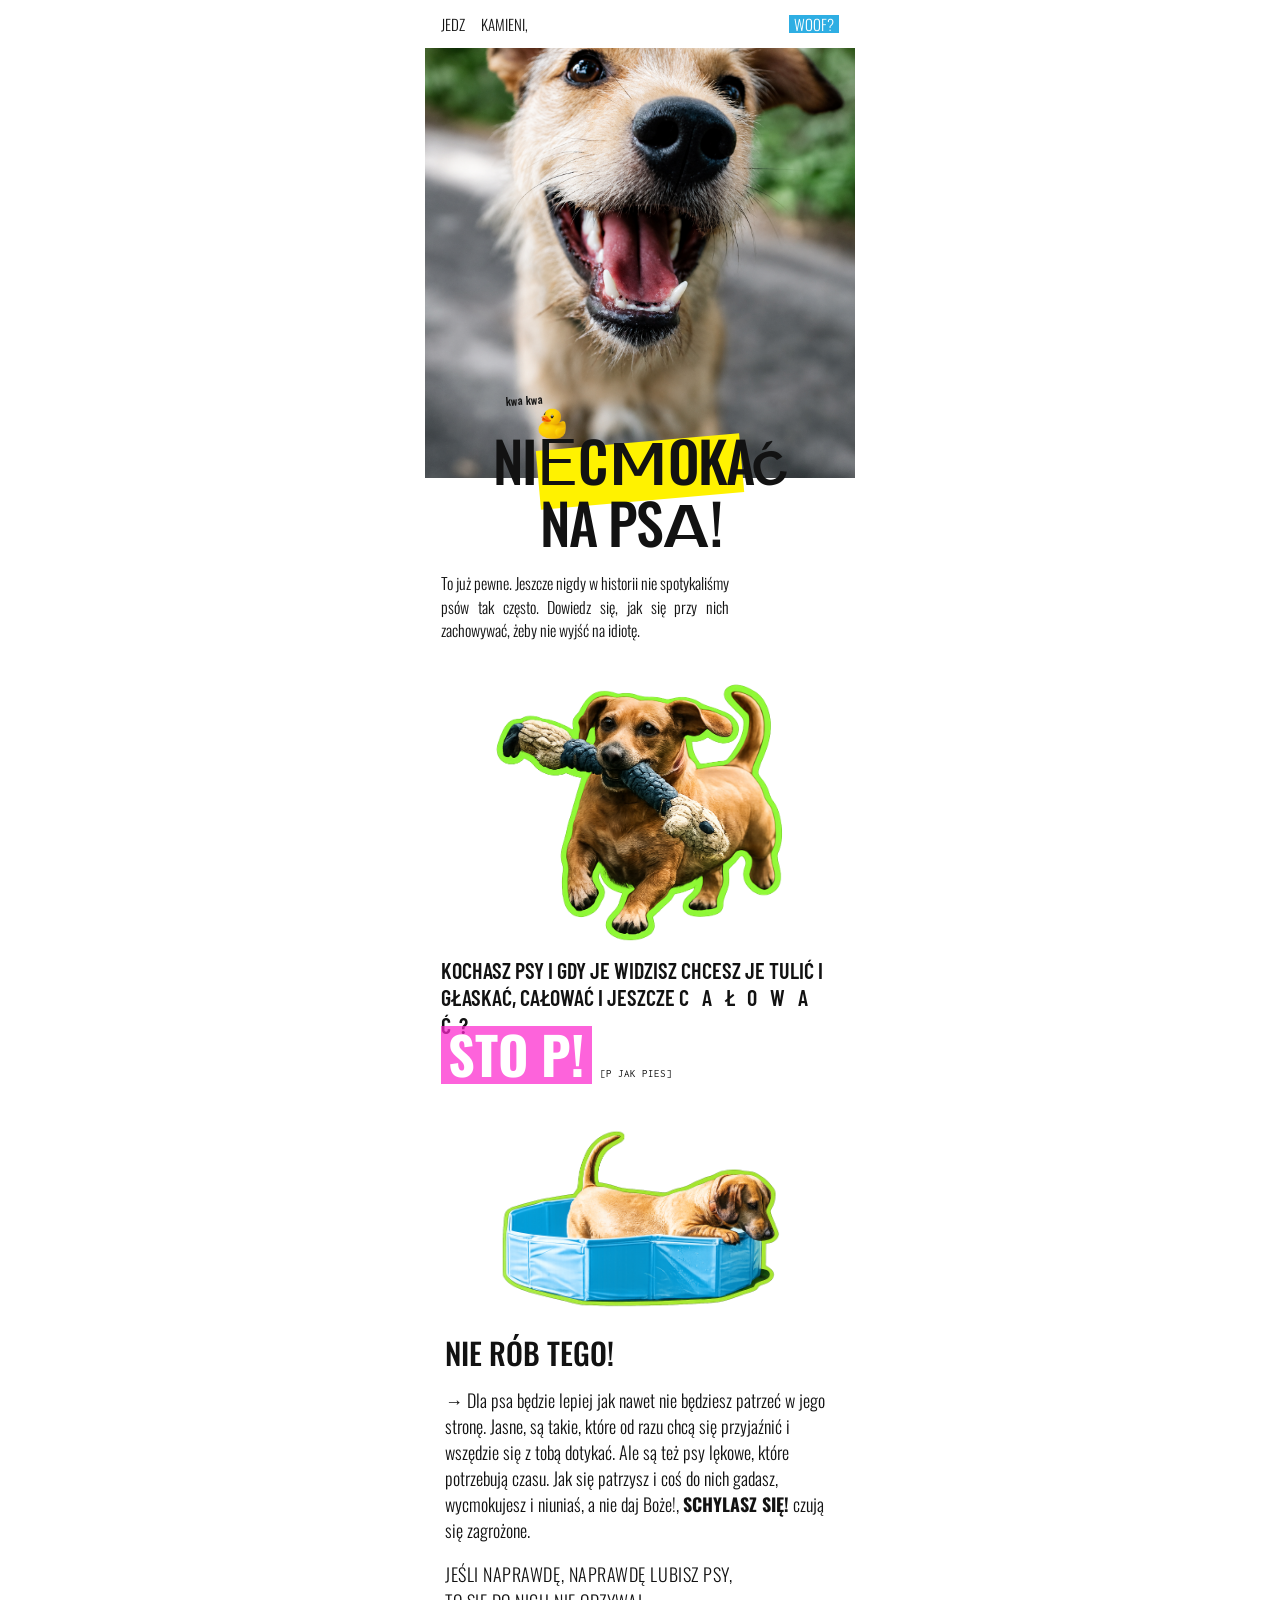
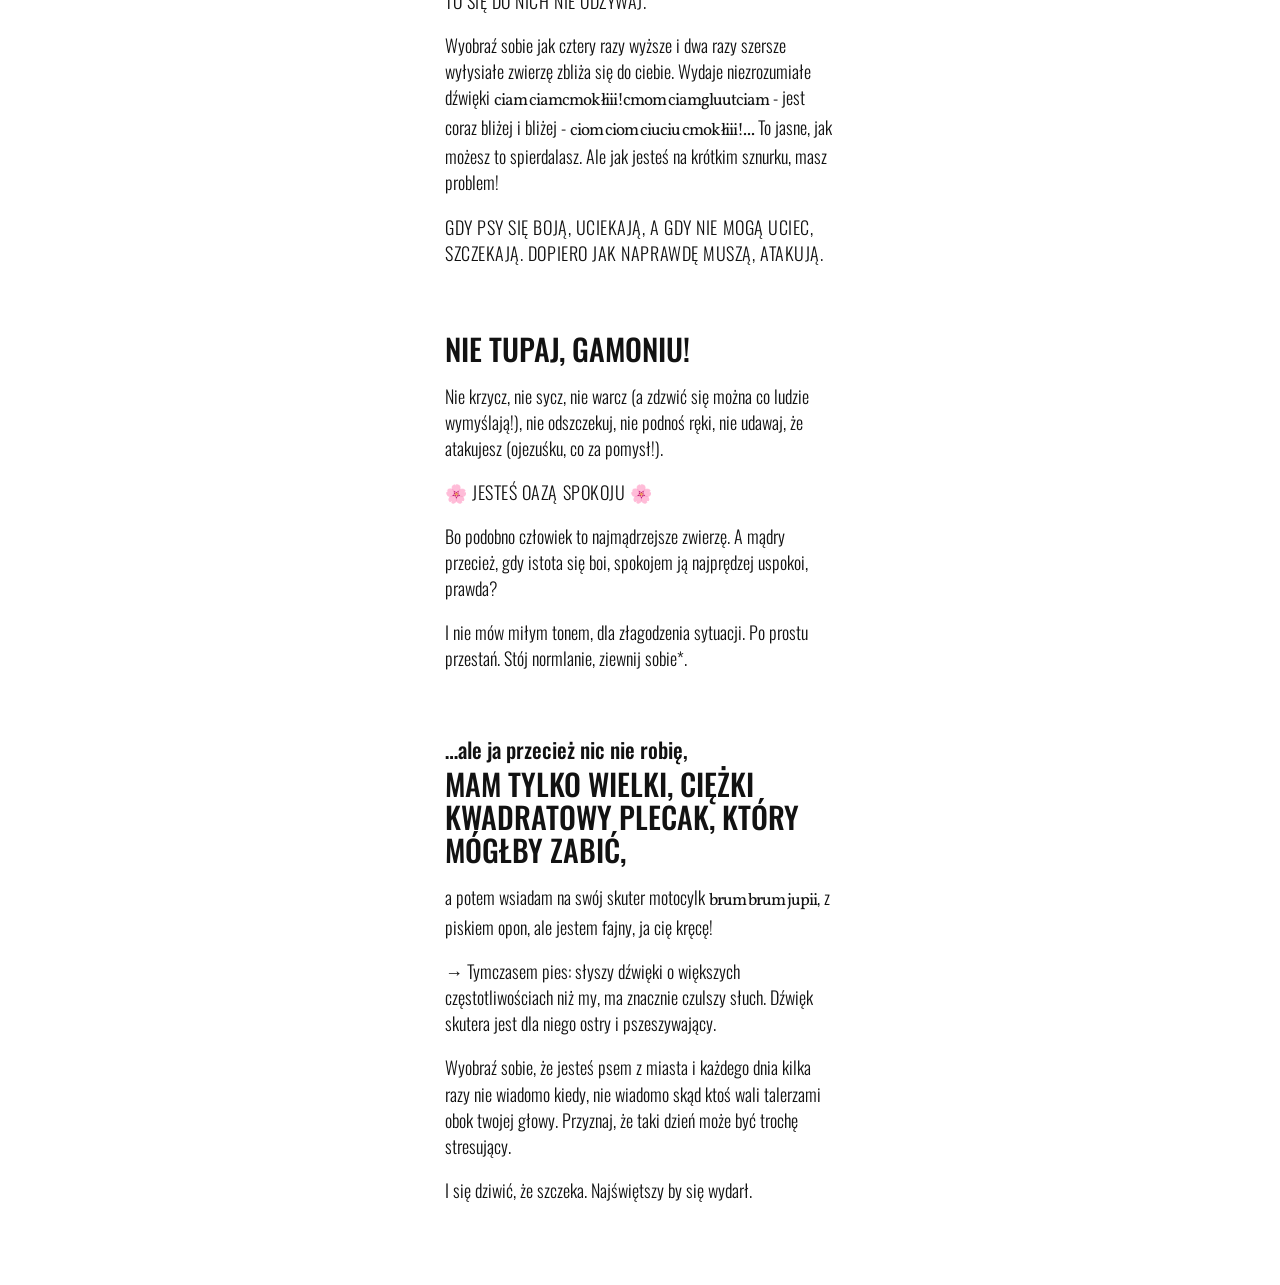
<file: index.html>
<!DOCTYPE html>
<html lang="pl">
<head>
  <meta charset="utf-8">
  <meta name="viewport" content="width=device-width, initial-scale=1">
  <title>Nie cmokać na psa</title>
  <meta name="description" content="Nie cmokać na psa — krótki przewodnik po dobrym zachowaniu wobec psów.">
  <link rel="preconnect" href="https://fonts.googleapis.com">
  <link rel="preconnect" href="https://fonts.gstatic.com" crossorigin>
  <link href="https://fonts.googleapis.com/css2?family=Barlow+Condensed:wght@500;600;700&family=Inconsolata:wght@400;700&family=Oswald:wght@300;400;500;600;700&family=Sarpanch:wght@400;500;600;700&family=Vollkorn:ital,wght@0,400;1,400&display=swap" rel="stylesheet">
  <link rel="stylesheet" href="styles.css">
</head>
<body>
  <header class="top">
    <nav class="nav" aria-label="Główna nawigacja">
      <a href="#jedz">JEDZ</a>
      <a href="#kamieni">KAMIENI,</a>
      <a href="#en" class="woof" hreflang="en" lang="en" title="English version"><span>WOOF?</span></a>
    </nav>
  </header>

  <main>
    <section class="hero" aria-labelledby="hero-title">
      <div class="hero-shot">
        <img src="m1.png" alt="Uśmiechnięty pies z bliska">
      </div>

      <div class="hero-title-wrap">
        <span class="hero-yellow" aria-hidden="true"></span>
        <img class="hero-duck" src="kaczuszka.png" alt="">
        <span class="hero-quack">kwa kwa</span>
        <h1 class="hero-title" id="hero-title">
          <span class="title-line">
            <span class="t-ni">NI</span><span class="title-e">E</span><span class="t-c">C</span><span class="title-m">M</span><span class="t-oka">OKA</span><span class="title-c">Ć</span>
          </span>
          <span class="title-line title-2">
            <span class="t-naps">NA PS</span><span class="title-a">A</span>!
          </span>
        </h1>
      </div>

      <p class="hero-intro">To już pewne. Jeszcze nigdy w historii nie spotykaliśmy psów tak często. Dowiedz się, jak się przy nich zachowywać, żeby nie wyjść na idiotę.</p>
    </section>

    <section class="open" aria-label="Ostrzeżenie">
      <img class="open-dog" src="t3.png" alt="Jamnik biegnący z zabawką">
      <div class="open-copy">
        <h2 class="open-heading">
          KOCHASZ PSY I GDY JE WIDZISZ CHCESZ JE TULIĆ I GŁASKAĆ, CAŁOWAĆ I JESZCZE
          <span class="spaced">C A Ł O W A Ć</span>&nbsp;?
        </h2>
        <p class="stop-row">
          <span class="stop">STO P!</span>
          <span class="stop-cap">[P JAK PIES]</span>
        </p>
      </div>
    </section>

    <section id="jedz" class="story">
      <img class="pool" src="t1.png" alt="Pies w niebieskim baseniku">
      <article>
        <h2>NIE RÓB TEGO!</h2>
        <p>→ Dla psa będzie lepiej jak nawet nie będziesz patrzeć w jego stronę. Jasne, są takie, które od razu chcą się przyjaźnić i wszędzie się z tobą dotykać. Ale są też psy lękowe, które potrzebują czasu. Jak się patrzysz i coś do nich gadasz, wycmokujesz i niuniaś, a nie daj Boże!, <strong>SCHYLASZ SIĘ!</strong> czują się zagrożone.</p>
        <p class="callout">JEŚLI NAPRAWDĘ, naprawdę lubisz psy,<br>To się do nich nie odzywaj.</p>
        <p>Wyobraź sobie jak cztery razy wyższe i dwa razy szersze wyłysiałe zwierzę zbliża się do ciebie. Wydaje niezrozumiałe dźwięki <span class="sound">ciam ciamcmok łiii!cmom ciamgluutciam</span> - jest coraz bliżej i bliżej - <span class="sound">ciom ciom ciuciu cmok łiii!...</span> To jasne, jak możesz to spierdalasz. Ale jak jesteś na krótkim sznurku, masz problem!</p>
        <p class="warn">Gdy psy się boją, uciekają, a gdy nie mogą uciec, szczekają. Dopiero jak naprawdę muszą, atakują.</p>
      </article>
    </section>

    <section id="kamieni" class="story">
      <article>
        <h2>NIE TUPAJ, GAMONIU!</h2>
        <p>Nie krzycz, nie sycz, nie warcz (a zdzwić się można co ludzie wymyślają!), nie odszczekuj, nie podnoś ręki, nie udawaj, że atakujesz (ojezuśku, co za pomysł!).</p>
        <p class="oasis">🌸 JESTEŚ OAZĄ SPOKOJU 🌸</p>
        <p>Bo podobno człowiek to najmądrzejsze zwierzę. A mądry przecież, gdy istota się boi, spokojem ją najprędzej uspokoi, prawda?</p>
        <p>I nie mów miłym tonem, dla złagodzenia sytuacji. Po prostu przestań. Stój normlanie, ziewnij sobie*.</p>
      </article>
    </section>

    <section id="malmo" class="story story-last">
      <article>
        <h2><span class="lead">…ale ja przecież nic nie robię,</span> MAM TYLKO WIELKI, CIĘŻKI KWADRATOWY PLECAK, KTÓRY MÓGŁBY ZABIĆ,</h2>
        <p>a potem wsiadam na swój skuter motocylk <span class="sound">brum brum jupii</span>, z piskiem opon, ale jestem fajny, ja cię kręcę!</p>
        <p>→ Tymczasem pies: słyszy dźwięki o większych częstotliwościach niż my, ma znacznie czulszy słuch. Dźwięk skutera jest dla niego ostry i pszeszywający.</p>
        <p>Wyobraź sobie, że jesteś psem z miasta i każdego dnia kilka razy nie wiadomo kiedy, nie wiadomo skąd ktoś wali talerzami obok twojej głowy. Przyznaj, że taki dzień może być trochę stresujący.</p>
        <p>I się dziwić, że szczeka. Najświętszy by się wydarł.</p>
      </article>
    </section>
  </main>
</body>
</html>
</file>
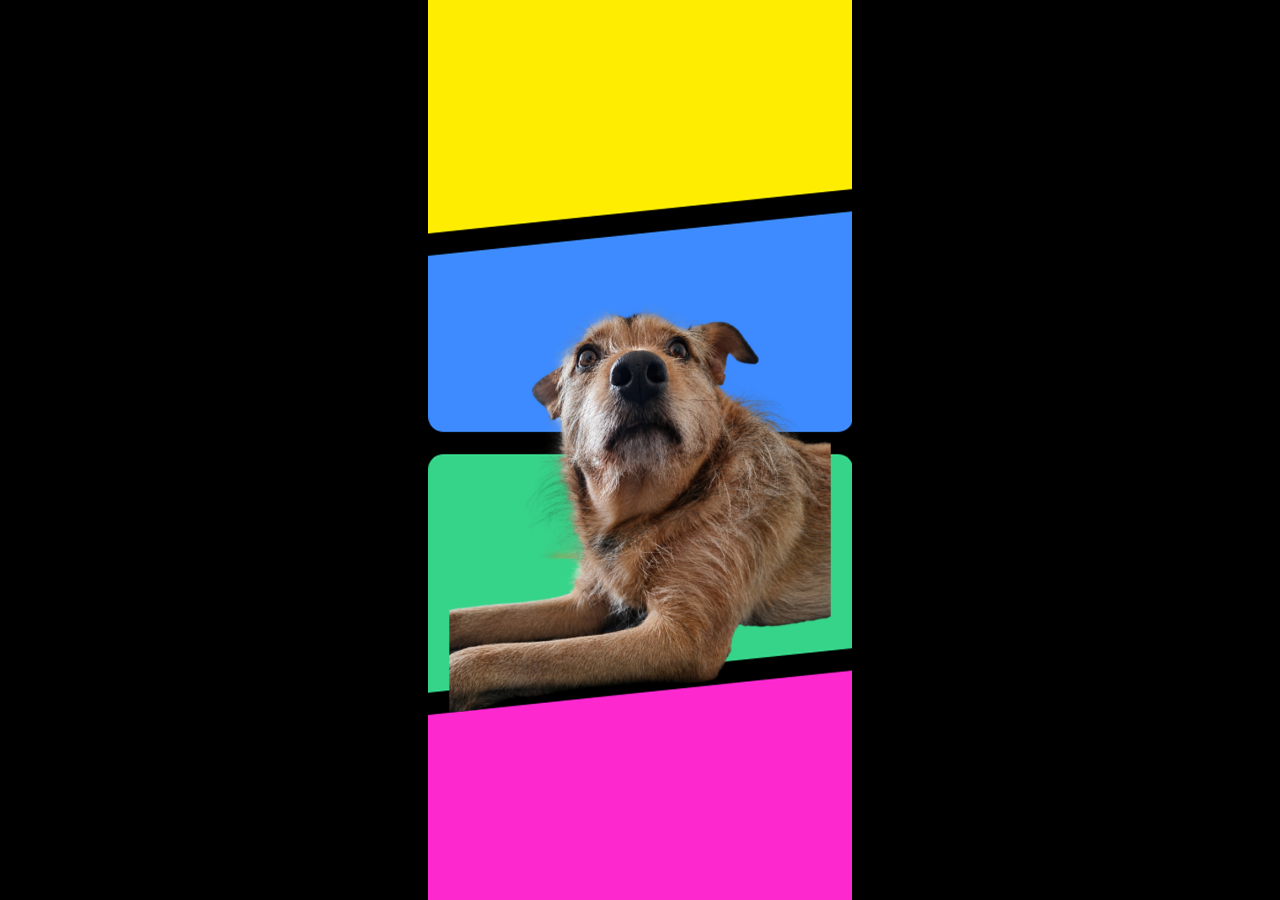
<file: mobile-hero.html>
<!DOCTYPE html>
<html lang="pl">
<head>
  <meta charset="utf-8">
  <meta name="viewport" content="width=device-width, initial-scale=1">
  <title>Mobile hero — pies pod różem</title>
  <style>
    * { box-sizing: border-box; }
    html, body { margin: 0; height: 100%; background: #000; }
    img {
      display: block;
      width: min(100vw, calc(100vh * 1535 / 3256));
      height: 100%;
      margin: 0 auto;
      object-fit: cover;
      object-position: center top;
    }
  </style>
</head>
<body>
  <img src="mobile-dog-under-pink.png" alt="Pies między zielonym a różowym, dół pod różem">
</body>
</html>
</file>
<file: styles.css>
:root {
  --ink: #121212;
  --paper: #fff;
  --yellow: #fff200;
  --blue: #2eaee3;
  --mint: #35d38b;
  --pink: rgba(253, 40, 206, .72);
  --green: #a7e831;
}

* { box-sizing: border-box; }
html { scroll-behavior: smooth; }

body {
  margin: 0;
  color: var(--ink);
  background: var(--paper);
  font-family: "Oswald", sans-serif;
  font-weight: 300;
}

img { display: block; max-width: 100%; }

.top {
  position: sticky;
  top: 0;
  z-index: 20;
  background: rgba(255, 255, 255, .92);
  backdrop-filter: blur(8px);
}

.nav {
  display: flex;
  align-items: center;
  gap: 16px;
  max-width: 430px;
  min-height: 48px;
  margin: 0 auto;
  padding: 0 16px;
}

.nav a {
  color: inherit;
  font-size: 15px;
  font-weight: 300;
  line-height: 1.2;
  text-decoration: none;
  white-space: nowrap;
}

.nav .woof { margin-left: auto; }

.woof span {
  display: inline-block;
  padding: 0 5px;
  color: #fff;
  background: var(--blue);
}

.woof:hover span,
.woof:focus-visible span {
  color: #343434;
  background: var(--green);
}

.hero {
  max-width: 430px;
  margin: 0 auto;
  padding: 0 0 28px;
}

.hero-shot {
  overflow: hidden;
  aspect-ratio: 1;
}

.hero-shot img {
  width: 100%;
  height: 100%;
  object-fit: cover;
  object-position: 54% 42%;
}

.hero-title-wrap {
  position: relative;
  z-index: 2;
  width: fit-content;
  max-width: calc(100% - 24px);
  margin: -12% auto 0;
  padding: 0 12px;
}

.hero-yellow {
  position: absolute;
  z-index: 0;
  left: 18%;
  top: 12%;
  width: 64%;
  height: 46%;
  background: var(--yellow);
  transform: rotate(-5deg);
}

.hero-duck {
  position: absolute;
  z-index: 3;
  left: 18%;
  top: -18px;
  width: 28px;
  animation: bob 2.8s ease-in-out infinite;
}

.hero-quack {
  position: absolute;
  z-index: 3;
  left: 8%;
  top: -34px;
  font-size: 11px;
  font-weight: 500;
  transform: rotate(-4deg);
  animation: fadeTip 2.8s ease-in-out infinite;
}

.hero-title {
  position: relative;
  z-index: 2;
  margin: 0;
  font-size: clamp(46px, 12.5vw, 56px);
  font-weight: 500;
  line-height: .9;
}

.title-line {
  display: flex;
  align-items: baseline;
  white-space: nowrap;
}

.title-2 { margin-left: .85em; }

.t-ni,
.t-oka,
.t-naps { letter-spacing: -.035em; }

.title-e {
  font-family: "Sarpanch", sans-serif;
  font-size: 1.32em;
  font-weight: 400;
}

.title-m,
.title-a {
  font-family: "Sarpanch", sans-serif;
  font-size: 1.22em;
  font-weight: 600;
}

.title-c {
  display: inline-block;
  font-family: "Trebuchet MS", "Lucida Grande", sans-serif;
  font-size: .86em;
  font-weight: 700;
  transform: rotate(-15deg);
  transform-origin: 50% 60%;
}

.hero-intro {
  margin: 18px 16px 0;
  max-width: 36ch;
  font-size: 16px;
  font-weight: 300;
  line-height: 1.45;
  text-align: justify;
  animation: rise .7s ease both;
  animation-delay: .15s;
}

.open {
  max-width: 430px;
  margin: 0 auto;
  padding: 8px 16px 36px;
}

.open-dog {
  width: min(78%, 300px);
  margin: 0 auto 8px;
}

.open-heading {
  margin: 0;
  font-family: "Barlow Condensed", "Oswald", sans-serif;
  font-size: clamp(18px, 4.8vw, 22px);
  font-weight: 600;
  line-height: 1.25;
  text-transform: uppercase;
  text-align: left;
}

.spaced { letter-spacing: .2em; }

.stop-row {
  display: flex;
  align-items: flex-end;
  gap: 8px;
  width: max-content;
  max-width: 100%;
  margin: -.85em 0 0;
}

.stop {
  display: inline-block;
  padding: .05em .14em .08em;
  color: #fff;
  background: var(--pink);
  font-size: clamp(40px, 12vw, 52px);
  font-weight: 700;
  line-height: 1;
  white-space: nowrap;
}

.stop-cap {
  margin-bottom: .45em;
  font-family: "Inconsolata", monospace;
  font-size: 11px;
  font-weight: 400;
}

.story {
  max-width: 430px;
  margin: 0 auto;
  padding: 8px 20px 40px;
}

.story-last { padding-bottom: 64px; }

.pool {
  width: min(72%, 280px);
  margin: 0 auto 28px;
}

.story h2 {
  margin: 0 0 18px;
  font-size: clamp(26px, 7vw, 30px);
  font-weight: 500;
  line-height: 1.1;
}

.story h2 .lead {
  display: block;
  margin-bottom: 6px;
  font-size: .72em;
  font-weight: 500;
}

.story p {
  margin: 0 0 18px;
  font-size: 18px;
  font-weight: 300;
  line-height: 1.45;
}

.callout,
.warn,
.oasis {
  font-weight: 500;
  letter-spacing: .03em;
  text-transform: uppercase;
}

.sound {
  font-family: "Vollkorn", serif;
  font-size: .95em;
  letter-spacing: -1px;
}

@keyframes bob {
  0%, 100% { transform: translateY(0); }
  50% { transform: translateY(-4px); }
}

@keyframes fadeTip {
  0%, 100% { opacity: .85; }
  50% { opacity: 1; }
}

@keyframes rise {
  from { opacity: 0; transform: translateY(10px); }
  to { opacity: 1; transform: translateY(0); }
}

@media (prefers-reduced-motion: reduce) {
  html { scroll-behavior: auto; }
  .hero-duck,
  .hero-quack,
  .hero-intro { animation: none; }
}

@media (min-width: 480px) {
  .hero-title { font-size: 56px; }
}
</file>
